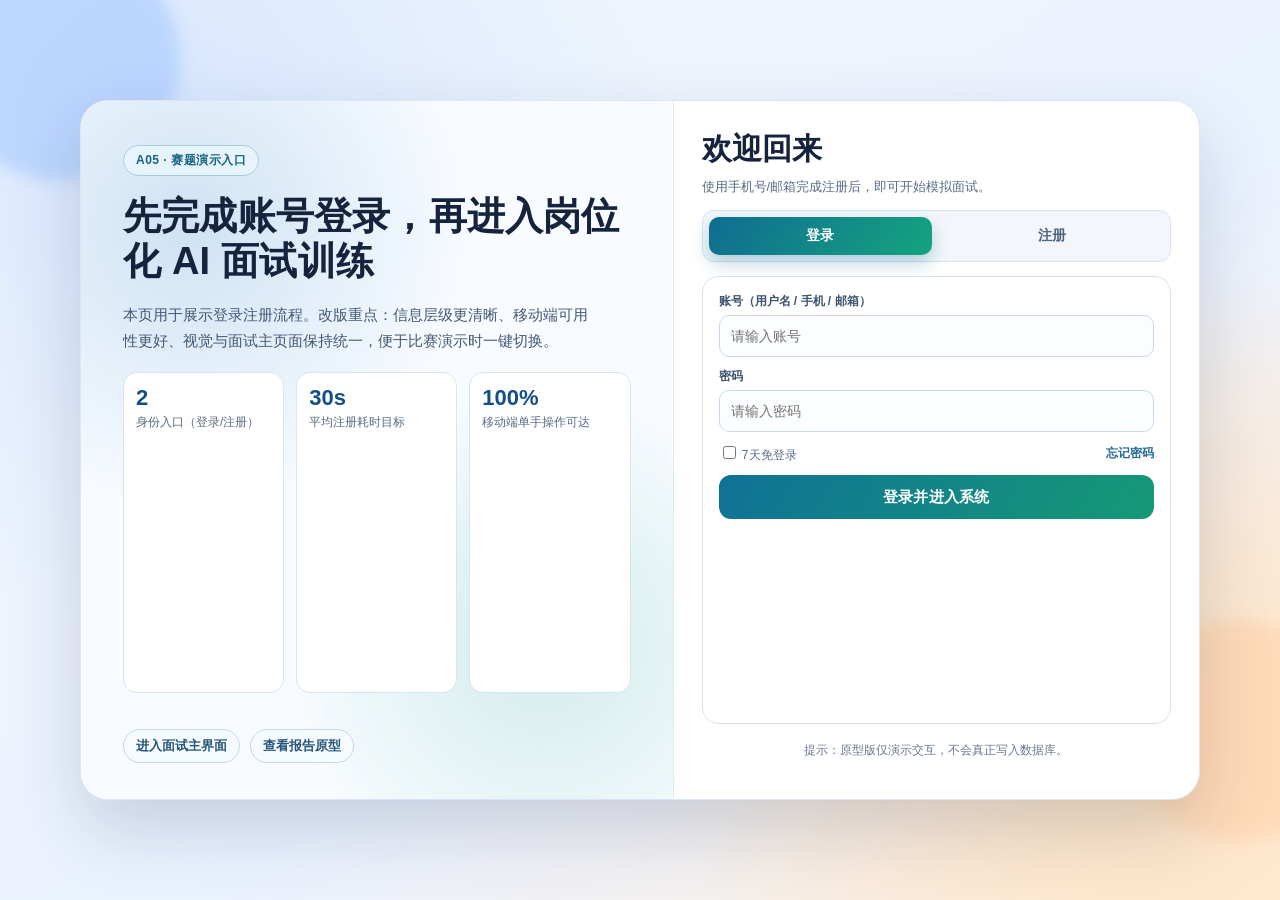
<file: auth-prototype.html>
<!DOCTYPE html>
<html lang="zh-CN">
<head>
  <meta charset="UTF-8" />
  <meta name="viewport" content="width=device-width, initial-scale=1.0" />
  <title>AI 面试教练 - 登录与注册原型 V2</title>
  <style>
    :root {
      --bg-0: #f2f7fb;
      --bg-1: #eaf2ff;
      --bg-2: #ffeedd;
      --card: #ffffff;
      --ink: #16233d;
      --sub: #5a6a85;
      --line: #d7e2f2;
      --primary: #0f6d91;
      --primary-2: #15a37f;
      --accent: #e98e3a;
      --danger: #cb405a;
      --ok: #1f8a68;
      --radius-xl: 28px;
      --radius-lg: 16px;
      --shadow: 0 30px 70px rgba(15, 38, 70, 0.17);
    }

    * { box-sizing: border-box; }

    html, body {
      margin: 0;
      min-height: 100%;
      color: var(--ink);
      font-family: "Source Han Sans SC", "PingFang SC", "Microsoft YaHei", sans-serif;
      background:
        radial-gradient(circle at 13% 15%, #d7e6ff 0, transparent 38%),
        radial-gradient(circle at 88% 80%, #ffe2c1 0, transparent 34%),
        linear-gradient(145deg, var(--bg-0), var(--bg-1) 58%, var(--bg-2));
      overflow-x: hidden;
    }

    .orb {
      position: fixed;
      border-radius: 999px;
      filter: blur(8px);
      opacity: 0.52;
      pointer-events: none;
      z-index: 0;
      animation: floatY 6s ease-in-out infinite;
    }

    .orb.a {
      width: 240px;
      height: 240px;
      background: #9dc4ff;
      top: -60px;
      left: -60px;
    }

    .orb.b {
      width: 220px;
      height: 220px;
      background: #ffd0a4;
      right: -70px;
      bottom: 60px;
      animation-delay: 1.8s;
    }

    @keyframes floatY {
      0%, 100% { transform: translateY(0); }
      50% { transform: translateY(-14px); }
    }

    .page {
      min-height: 100vh;
      padding: 24px;
      position: relative;
      z-index: 1;
      display: grid;
      place-items: center;
    }

    .shell {
      width: min(1120px, 100%);
      min-height: 700px;
      display: grid;
      grid-template-columns: 1.06fr 0.94fr;
      border-radius: var(--radius-xl);
      border: 1px solid #dbe6f5;
      overflow: hidden;
      background: var(--card);
      box-shadow: var(--shadow);
    }

    .left {
      padding: 44px 42px 36px;
      background:
        radial-gradient(circle at 18% 18%, rgba(40, 130, 198, 0.2) 0, transparent 38%),
        radial-gradient(circle at 78% 78%, rgba(30, 170, 133, 0.18) 0, transparent 36%),
        #f8fbff;
      border-right: 1px solid #e0ebf8;
      display: grid;
      grid-template-rows: auto auto auto 1fr auto;
      gap: 18px;
      animation: rise 0.7s ease;
    }

    .kicker {
      width: fit-content;
      font-size: 12px;
      font-weight: 700;
      letter-spacing: 0.5px;
      color: #166386;
      border: 1px solid #a9cbe3;
      border-radius: 999px;
      background: #e7f4fb;
      padding: 6px 12px;
    }

    .left h1 {
      margin: 0;
      font-size: 38px;
      line-height: 1.18;
      letter-spacing: 0.2px;
    }

    .left p {
      margin: 0;
      font-size: 15px;
      line-height: 1.75;
      color: #425876;
      max-width: 470px;
    }

    .metrics {
      display: grid;
      grid-template-columns: repeat(3, minmax(0, 1fr));
      gap: 12px;
    }

    .metric {
      border: 1px solid #d7e4f3;
      background: #fff;
      border-radius: 14px;
      padding: 12px;
      transform: translateY(10px);
      opacity: 0;
      animation: rise 0.55s ease forwards;
    }

    .metric:nth-child(2) { animation-delay: 0.08s; }
    .metric:nth-child(3) { animation-delay: 0.16s; }

    .metric strong {
      display: block;
      font-size: 22px;
      color: #124f88;
    }

    .metric span {
      display: block;
      margin-top: 3px;
      color: var(--sub);
      font-size: 12px;
    }

    .jump-links {
      display: flex;
      flex-wrap: wrap;
      gap: 10px;
      align-items: center;
    }

    .jump-links a {
      text-decoration: none;
      border: 1px solid #c7d7ea;
      border-radius: 999px;
      color: #25567a;
      background: #f5fbff;
      font-size: 13px;
      font-weight: 700;
      padding: 7px 12px;
    }

    .right {
      padding: 28px;
      display: grid;
      grid-template-rows: auto auto 1fr auto;
      gap: 14px;
      animation: rise 0.7s ease;
    }

    .head h2 {
      margin: 0;
      font-size: 30px;
    }

    .head p {
      margin: 8px 0 0;
      color: var(--sub);
      font-size: 13px;
    }

    .tabs {
      padding: 6px;
      border-radius: 12px;
      border: 1px solid var(--line);
      background: #f3f7fb;
      display: grid;
      grid-template-columns: 1fr 1fr;
      gap: 8px;
    }

    .tabs button {
      border: 0;
      border-radius: 10px;
      height: 38px;
      font-size: 14px;
      font-weight: 700;
      color: #4e617f;
      background: transparent;
      cursor: pointer;
      transition: 0.2s ease;
    }

    .tabs button.active {
      color: #fff;
      background: linear-gradient(120deg, var(--primary), var(--primary-2));
      box-shadow: 0 8px 18px rgba(17, 106, 143, 0.29);
    }

    .form-box {
      border-radius: var(--radius-lg);
      border: 1px solid var(--line);
      background: #fff;
      padding: 16px;
      min-height: 0;
      overflow: auto;
    }

    form {
      display: none;
      gap: 11px;
      align-content: start;
    }

    form.active { display: grid; }

    .row {
      display: grid;
      grid-template-columns: 1fr 1fr;
      gap: 10px;
    }

    .field {
      display: grid;
      gap: 5px;
    }

    .field label {
      font-size: 12px;
      font-weight: 700;
      color: #3d5370;
    }

    .field input {
      height: 42px;
      border: 1px solid #c8d8eb;
      border-radius: 10px;
      font-size: 14px;
      padding: 0 11px;
      color: #17304d;
      background: #fbfdff;
      outline: none;
      transition: 0.18s ease;
    }

    .field input:focus {
      border-color: #56a7cb;
      box-shadow: 0 0 0 3px rgba(57, 154, 198, 0.16);
    }

    .meta {
      display: flex;
      justify-content: space-between;
      align-items: center;
      gap: 8px;
      font-size: 12px;
      color: var(--sub);
    }

    .meta a {
      color: #226b95;
      text-decoration: none;
      font-weight: 700;
    }

    .meta a:hover { text-decoration: underline; }

    .agree {
      display: flex;
      gap: 8px;
      align-items: flex-start;
      font-size: 12px;
      color: var(--sub);
      line-height: 1.5;
    }

    .agree input {
      margin-top: 2px;
      accent-color: #188868;
    }

    .action {
      border: 0;
      border-radius: 12px;
      height: 44px;
      color: #fff;
      font-size: 15px;
      font-weight: 700;
      letter-spacing: 0.2px;
      cursor: pointer;
      background: linear-gradient(120deg, #0f7296, #169976);
      transition: transform 0.16s ease, box-shadow 0.16s ease;
    }

    .action:hover {
      transform: translateY(-1px);
      box-shadow: 0 10px 22px rgba(18, 126, 141, 0.25);
    }

    .hint {
      margin-top: 3px;
      min-height: 18px;
      font-size: 12px;
      color: var(--danger);
    }

    .toast {
      border-radius: 12px;
      padding: 10px 12px;
      font-size: 13px;
      display: none;
      animation: rise 0.32s ease;
    }

    .toast.show { display: block; }

    .toast.ok {
      border: 1px solid #9dd7bd;
      background: #effcf5;
      color: var(--ok);
    }

    .toast.error {
      border: 1px solid #f0b1be;
      background: #fff3f6;
      color: var(--danger);
    }

    .foot-note {
      margin-top: 4px;
      font-size: 12px;
      color: #6a7892;
      text-align: center;
    }

    @keyframes rise {
      from { opacity: 0; transform: translateY(14px); }
      to { opacity: 1; transform: translateY(0); }
    }

    @media (max-width: 980px) {
      .shell {
        grid-template-columns: 1fr;
        min-height: auto;
      }

      .left {
        border-right: 0;
        border-bottom: 1px solid #e0ebf8;
      }

      .metrics { grid-template-columns: 1fr 1fr 1fr; }
    }

    @media (max-width: 640px) {
      .page { padding: 12px; }

      .left,
      .right { padding: 20px 16px; }

      .left h1 { font-size: 30px; }

      .row,
      .metrics { grid-template-columns: 1fr; }
    }
  </style>
</head>
<body>
  <div class="orb a"></div>
  <div class="orb b"></div>

  <main class="page">
    <section class="shell">
      <aside class="left">
        <span class="kicker">A05 · 赛题演示入口</span>
        <h1>先完成账号登录，再进入岗位化 AI 面试训练</h1>
        <p>
          本页用于展示登录注册流程。改版重点：信息层级更清晰、移动端可用性更好、视觉与面试主页面保持统一，便于比赛演示时一键切换。
        </p>
        <div class="metrics">
          <article class="metric">
            <strong>2</strong>
            <span>身份入口（登录/注册）</span>
          </article>
          <article class="metric">
            <strong>30s</strong>
            <span>平均注册耗时目标</span>
          </article>
          <article class="metric">
            <strong>100%</strong>
            <span>移动端单手操作可达</span>
          </article>
        </div>
        <div></div>
        <nav class="jump-links">
          <a href="./ui-prototype.html">进入面试主界面</a>
          <a href="./report-prototype.html">查看报告原型</a>
        </nav>
      </aside>

      <section class="right">
        <header class="head">
          <h2>欢迎回来</h2>
          <p>使用手机号/邮箱完成注册后，即可开始模拟面试。</p>
        </header>

        <div class="tabs">
          <button id="tabLogin" class="active" type="button">登录</button>
          <button id="tabRegister" type="button">注册</button>
        </div>

        <div class="form-box">
          <form id="loginForm" class="active">
            <div class="field">
              <label for="loginAccount">账号（用户名 / 手机 / 邮箱）</label>
              <input id="loginAccount" placeholder="请输入账号" />
            </div>
            <div class="field">
              <label for="loginPassword">密码</label>
              <input id="loginPassword" type="password" placeholder="请输入密码" />
            </div>
            <div class="meta">
              <label><input type="checkbox" id="rememberMe" /> 7天免登录</label>
              <a href="#" onclick="return false;">忘记密码</a>
            </div>
            <button class="action" type="submit">登录并进入系统</button>
            <p class="hint" id="loginHint"></p>
            <div class="toast" id="loginToast"></div>
          </form>

          <form id="registerForm">
            <div class="row">
              <div class="field">
                <label for="regUsername">用户名</label>
                <input id="regUsername" placeholder="例如：alice" />
              </div>
              <div class="field">
                <label for="regPhone">手机号</label>
                <input id="regPhone" placeholder="11位手机号" />
              </div>
            </div>
            <div class="field">
              <label for="regEmail">邮箱</label>
              <input id="regEmail" placeholder="name@example.com" />
            </div>
            <div class="row">
              <div class="field">
                <label for="regPwd">密码</label>
                <input id="regPwd" type="password" placeholder="至少8位" />
              </div>
              <div class="field">
                <label for="regPwd2">确认密码</label>
                <input id="regPwd2" type="password" placeholder="再次输入密码" />
              </div>
            </div>
            <label class="agree">
              <input type="checkbox" id="regAgree" />
              <span>我已阅读并同意《用户协议》《隐私政策》，并授权平台保存本次训练数据用于能力评估。</span>
            </label>
            <button class="action" type="submit">创建账号</button>
            <p class="hint" id="regHint"></p>
            <div class="toast" id="registerToast"></div>
          </form>
        </div>

        <p class="foot-note">提示：原型版仅演示交互，不会真正写入数据库。</p>
      </section>
    </section>
  </main>

  <script>
    const tabLogin = document.getElementById("tabLogin");
    const tabRegister = document.getElementById("tabRegister");
    const loginForm = document.getElementById("loginForm");
    const registerForm = document.getElementById("registerForm");

    const loginHint = document.getElementById("loginHint");
    const regHint = document.getElementById("regHint");
    const loginToast = document.getElementById("loginToast");
    const registerToast = document.getElementById("registerToast");

    function switchTab(type) {
      const isLogin = type === "login";
      tabLogin.classList.toggle("active", isLogin);
      tabRegister.classList.toggle("active", !isLogin);
      loginForm.classList.toggle("active", isLogin);
      registerForm.classList.toggle("active", !isLogin);
      loginHint.textContent = "";
      regHint.textContent = "";
      hideToast(loginToast);
      hideToast(registerToast);
    }

    function showToast(el, type, text) {
      el.className = `toast show ${type}`;
      el.textContent = text;
      setTimeout(() => hideToast(el), 2200);
    }

    function hideToast(el) {
      el.className = "toast";
      el.textContent = "";
    }

    tabLogin.addEventListener("click", () => switchTab("login"));
    tabRegister.addEventListener("click", () => switchTab("register"));

    loginForm.addEventListener("submit", (e) => {
      e.preventDefault();
      const account = document.getElementById("loginAccount").value.trim();
      const password = document.getElementById("loginPassword").value.trim();

      if (!account || !password) {
        loginHint.textContent = "请先填写账号和密码。";
        return;
      }

      loginHint.textContent = "";
      showToast(loginToast, "ok", "登录校验通过（原型），可跳转面试主页。",);
    });

    registerForm.addEventListener("submit", (e) => {
      e.preventDefault();

      const username = document.getElementById("regUsername").value.trim();
      const phone = document.getElementById("regPhone").value.trim();
      const email = document.getElementById("regEmail").value.trim();
      const pwd = document.getElementById("regPwd").value;
      const pwd2 = document.getElementById("regPwd2").value;
      const agree = document.getElementById("regAgree").checked;

      if (!username || !phone || !email || !pwd || !pwd2) {
        regHint.textContent = "请完整填写注册信息。";
        return;
      }

      if (!/^1[3-9]\d{9}$/.test(phone)) {
        regHint.textContent = "手机号格式不正确。";
        return;
      }

      if (!/^\S+@\S+\.\S+$/.test(email)) {
        regHint.textContent = "邮箱格式不正确。";
        return;
      }

      if (pwd.length < 8) {
        regHint.textContent = "密码至少8位。";
        return;
      }

      if (pwd !== pwd2) {
        regHint.textContent = "两次输入的密码不一致。";
        return;
      }

      if (!agree) {
        regHint.textContent = "请先勾选用户协议与隐私政策。";
        return;
      }

      regHint.textContent = "";
      showToast(registerToast, "ok", "注册成功（原型），请切换到登录页。");
    });
  </script>
</body>
</html>
</file>
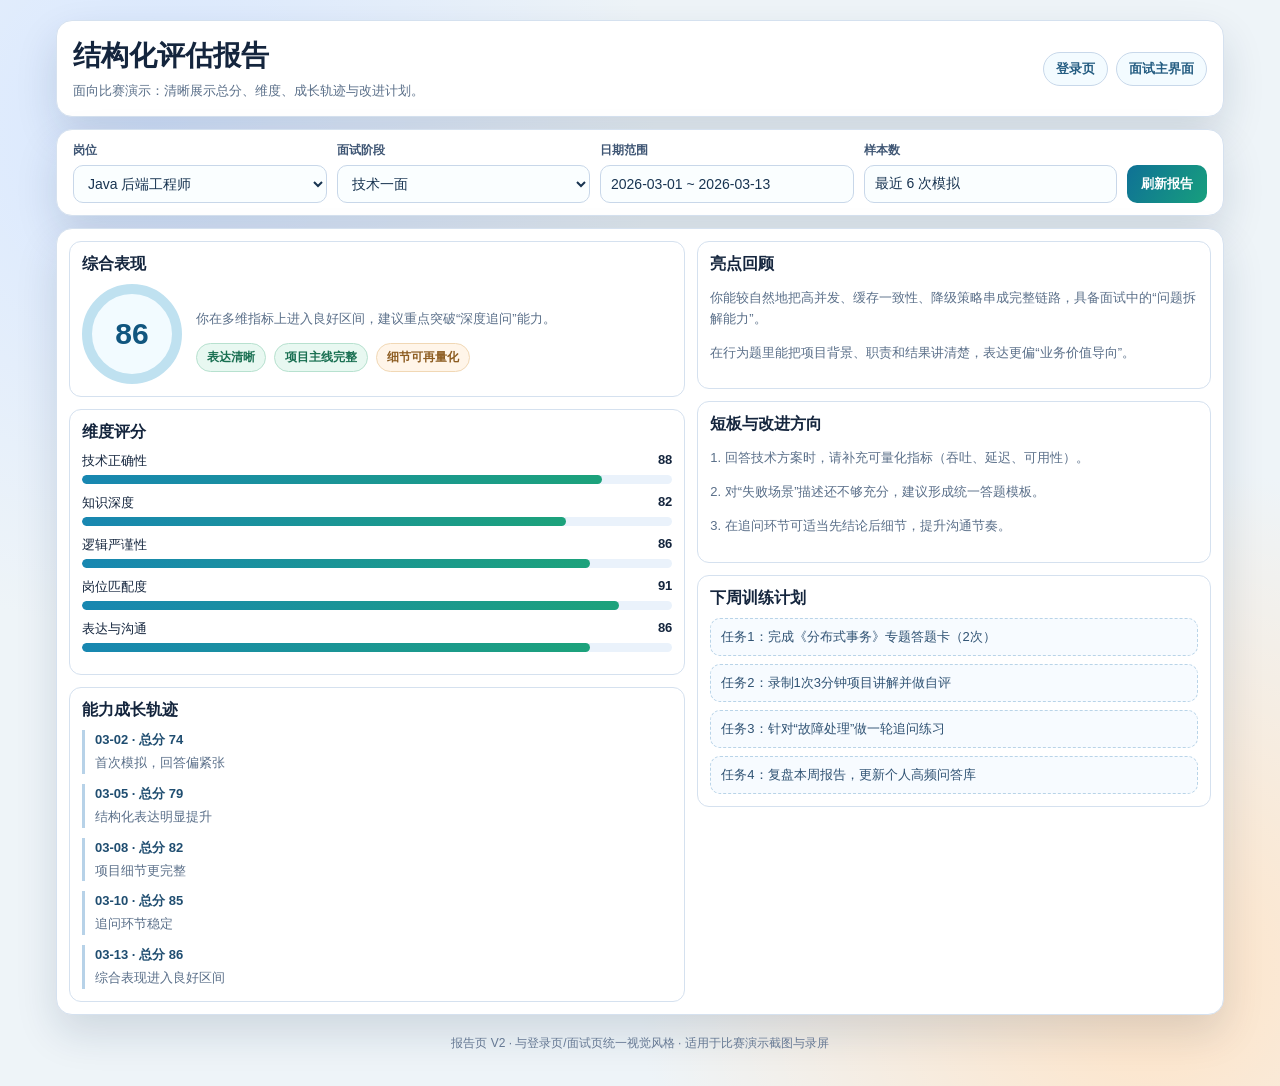
<file: report-prototype.html>
<!DOCTYPE html>
<html lang="zh-CN">
<head>
  <meta charset="UTF-8" />
  <meta name="viewport" content="width=device-width, initial-scale=1.0" />
  <title>AI 模拟面试教练 - 报告原型 V2</title>
  <style>
    :root {
      --bg: #eef4f8;
      --card: #ffffff;
      --line: #d5e1ef;
      --ink: #14253d;
      --sub: #5a6f89;
      --primary: #0f7196;
      --primary-2: #179f7d;
      --warn: #df8a3f;
      --ok: #1f8a68;
      --danger: #c84a5f;
      --radius: 16px;
      --shadow: 0 18px 42px rgba(16, 45, 77, 0.14);
    }

    * { box-sizing: border-box; }

    body {
      margin: 0;
      font-family: "Source Han Sans SC", "PingFang SC", "Microsoft YaHei", sans-serif;
      color: var(--ink);
      background:
        radial-gradient(circle at 12% 12%, #d8e7ff 0, transparent 34%),
        radial-gradient(circle at 90% 90%, #ffe4c7 0, transparent 34%),
        var(--bg);
    }

    .wrap {
      max-width: 1200px;
      margin: 0 auto;
      min-height: 100vh;
      padding: 20px 16px;
      display: grid;
      grid-template-rows: auto auto 1fr;
      gap: 12px;
    }

    .panel {
      border: 1px solid var(--line);
      border-radius: var(--radius);
      background: var(--card);
      box-shadow: var(--shadow);
      min-height: 0;
    }

    .head {
      padding: 16px;
      display: flex;
      justify-content: space-between;
      gap: 10px;
      flex-wrap: wrap;
      align-items: center;
    }

    .head h1 {
      margin: 0;
      font-size: 28px;
    }

    .head p {
      margin: 7px 0 0;
      color: var(--sub);
      font-size: 13px;
    }

    .links {
      display: flex;
      gap: 8px;
      flex-wrap: wrap;
    }

    .links a {
      text-decoration: none;
      border: 1px solid #c8d8ea;
      color: #255d82;
      border-radius: 999px;
      padding: 7px 12px;
      font-size: 13px;
      font-weight: 700;
      background: #f3fbff;
    }

    .filters {
      padding: 12px 16px;
      display: grid;
      grid-template-columns: repeat(4, minmax(0, 1fr)) auto;
      gap: 10px;
      align-items: end;
    }

    .field {
      display: grid;
      gap: 6px;
    }

    .field label {
      font-size: 12px;
      color: #3f5674;
      font-weight: 700;
    }

    .field select,
    .field input {
      height: 38px;
      border: 1px solid #c8d7e9;
      border-radius: 10px;
      background: #fafeff;
      font-size: 14px;
      color: #183451;
      padding: 0 10px;
    }

    .btn-refresh {
      height: 38px;
      border: 0;
      border-radius: 10px;
      color: #fff;
      font-weight: 700;
      font-size: 13px;
      padding: 0 14px;
      cursor: pointer;
      background: linear-gradient(120deg, var(--primary), var(--primary-2));
    }

    .content {
      padding: 12px;
      display: grid;
      grid-template-columns: 1.2fr 1fr;
      gap: 12px;
      min-height: 0;
    }

    .column {
      display: grid;
      gap: 12px;
      align-content: start;
      min-height: 0;
    }

    .card {
      border: 1px solid var(--line);
      border-radius: 12px;
      background: #fff;
      padding: 12px;
      animation: rise 0.4s ease;
    }

    .card h3 {
      margin: 0 0 9px;
      font-size: 16px;
    }

    .overall {
      display: grid;
      grid-template-columns: auto 1fr;
      gap: 14px;
      align-items: center;
    }

    .ring {
      width: 100px;
      height: 100px;
      border-radius: 50%;
      border: 10px solid #bfe1f0;
      background: #f2fbff;
      color: #11567f;
      display: grid;
      place-items: center;
      font-weight: 800;
      font-size: 30px;
    }

    .sub-line {
      color: var(--sub);
      font-size: 13px;
      line-height: 1.6;
    }

    .metric {
      margin-bottom: 10px;
    }

    .metric-title {
      display: flex;
      justify-content: space-between;
      font-size: 13px;
      margin-bottom: 5px;
    }

    .bar {
      height: 9px;
      border-radius: 999px;
      background: #eaf2fb;
      overflow: hidden;
    }

    .bar i {
      display: block;
      height: 100%;
      width: 0;
      border-radius: 999px;
      background: linear-gradient(90deg, #1887b1, #1ca27b);
      transition: width 0.45s ease;
    }

    .tags {
      margin-top: 8px;
      display: flex;
      flex-wrap: wrap;
      gap: 8px;
    }

    .tag {
      border-radius: 999px;
      font-size: 12px;
      font-weight: 700;
      padding: 5px 10px;
    }

    .tag.ok { background: #e8f8f1; color: #186f51; border: 1px solid #b7e1cf; }
    .tag.warn { background: #fff5e9; color: #8d5d22; border: 1px solid #f1d8b5; }
    .tag.bad { background: #fff1f4; color: #8e3345; border: 1px solid #efbdc8; }

    .timeline {
      display: grid;
      gap: 10px;
    }

    .node {
      border-left: 3px solid #b7d2e8;
      padding-left: 10px;
    }

    .node strong {
      font-size: 13px;
      color: #1f4d70;
    }

    .node p {
      margin: 4px 0 0;
      font-size: 13px;
      color: var(--sub);
      line-height: 1.6;
    }

    .plan {
      display: grid;
      gap: 8px;
    }

    .todo {
      border: 1px dashed #b9d4e8;
      border-radius: 10px;
      background: #f7fbff;
      padding: 9px 10px;
      font-size: 13px;
      color: #2f5273;
    }

    .footer {
      text-align: center;
      padding: 8px 12px 14px;
      font-size: 12px;
      color: #657893;
    }

    @keyframes rise {
      from { opacity: 0; transform: translateY(10px); }
      to { opacity: 1; transform: translateY(0); }
    }

    @media (max-width: 980px) {
      .filters {
        grid-template-columns: 1fr 1fr;
      }

      .content {
        grid-template-columns: 1fr;
      }
    }

    @media (max-width: 620px) {
      .head h1 { font-size: 24px; }
      .overall { grid-template-columns: 1fr; }
      .ring { margin: 0 auto; }
    }
  </style>
</head>
<body>
  <main class="wrap">
    <header class="head panel">
      <div>
        <h1>结构化评估报告</h1>
        <p>面向比赛演示：清晰展示总分、维度、成长轨迹与改进计划。</p>
      </div>
      <nav class="links">
        <a href="./auth-prototype.html">登录页</a>
        <a href="./ui-prototype.html">面试主界面</a>
      </nav>
    </header>

    <section class="filters panel">
      <div class="field">
        <label>岗位</label>
        <select id="roleSel">
          <option>Java 后端工程师</option>
          <option>Web 前端工程师</option>
          <option>测试开发工程师</option>
        </select>
      </div>
      <div class="field">
        <label>面试阶段</label>
        <select id="stageSel">
          <option>技术一面</option>
          <option>综合二面</option>
          <option>HR面</option>
        </select>
      </div>
      <div class="field">
        <label>日期范围</label>
        <input id="dateRange" type="text" value="2026-03-01 ~ 2026-03-13" />
      </div>
      <div class="field">
        <label>样本数</label>
        <input id="sampleCount" type="text" value="最近 6 次模拟" />
      </div>
      <button class="btn-refresh" id="refreshBtn" type="button">刷新报告</button>
    </section>

    <section class="content panel">
      <div class="column">
        <article class="card">
          <h3>综合表现</h3>
          <div class="overall">
            <div class="ring" id="totalScore">86</div>
            <div>
              <p class="sub-line" id="summaryText">你在技术正确性和表达结构上表现稳定，已经具备较强的一面通过潜力。</p>
              <div class="tags">
                <span class="tag ok">表达清晰</span>
                <span class="tag ok">项目主线完整</span>
                <span class="tag warn">细节可再量化</span>
              </div>
            </div>
          </div>
        </article>

        <article class="card">
          <h3>维度评分</h3>
          <div class="metric">
            <div class="metric-title"><span>技术正确性</span><strong id="m1">88</strong></div>
            <div class="bar"><i id="b1"></i></div>
          </div>
          <div class="metric">
            <div class="metric-title"><span>知识深度</span><strong id="m2">79</strong></div>
            <div class="bar"><i id="b2"></i></div>
          </div>
          <div class="metric">
            <div class="metric-title"><span>逻辑严谨性</span><strong id="m3">84</strong></div>
            <div class="bar"><i id="b3"></i></div>
          </div>
          <div class="metric">
            <div class="metric-title"><span>岗位匹配度</span><strong id="m4">90</strong></div>
            <div class="bar"><i id="b4"></i></div>
          </div>
          <div class="metric">
            <div class="metric-title"><span>表达与沟通</span><strong id="m5">87</strong></div>
            <div class="bar"><i id="b5"></i></div>
          </div>
        </article>

        <article class="card">
          <h3>能力成长轨迹</h3>
          <div class="timeline" id="timeline"></div>
        </article>
      </div>

      <div class="column">
        <article class="card">
          <h3>亮点回顾</h3>
          <p class="sub-line">你能较自然地把高并发、缓存一致性、降级策略串成完整链路，具备面试中的“问题拆解能力”。</p>
          <p class="sub-line">在行为题里能把项目背景、职责和结果讲清楚，表达更偏“业务价值导向”。</p>
        </article>

        <article class="card">
          <h3>短板与改进方向</h3>
          <p class="sub-line">1. 回答技术方案时，请补充可量化指标（吞吐、延迟、可用性）。</p>
          <p class="sub-line">2. 对“失败场景”描述还不够充分，建议形成统一答题模板。</p>
          <p class="sub-line">3. 在追问环节可适当先结论后细节，提升沟通节奏。</p>
        </article>

        <article class="card">
          <h3>下周训练计划</h3>
          <div class="plan">
            <div class="todo">任务1：完成《分布式事务》专题答题卡（2次）</div>
            <div class="todo">任务2：录制1次3分钟项目讲解并做自评</div>
            <div class="todo">任务3：针对“故障处理”做一轮追问练习</div>
            <div class="todo">任务4：复盘本周报告，更新个人高频问答库</div>
          </div>
        </article>
      </div>
    </section>

    <footer class="footer">报告页 V2 · 与登录页/面试页统一视觉风格 · 适用于比赛演示截图与录屏</footer>
  </main>

  <script>
    const b1 = document.getElementById("b1");
    const b2 = document.getElementById("b2");
    const b3 = document.getElementById("b3");
    const b4 = document.getElementById("b4");
    const b5 = document.getElementById("b5");
    const totalScore = document.getElementById("totalScore");
    const summaryText = document.getElementById("summaryText");
    const timeline = document.getElementById("timeline");
    const refreshBtn = document.getElementById("refreshBtn");

    const growth = [
      { date: "03-02", score: 74, note: "首次模拟，回答偏紧张" },
      { date: "03-05", score: 79, note: "结构化表达明显提升" },
      { date: "03-08", score: 82, note: "项目细节更完整" },
      { date: "03-10", score: 85, note: "追问环节稳定" },
      { date: "03-13", score: 86, note: "综合表现进入良好区间" }
    ];

    function renderGrowth() {
      timeline.innerHTML = "";
      growth.forEach(item => {
        const node = document.createElement("article");
        node.className = "node";
        node.innerHTML = `<strong>${item.date} · 总分 ${item.score}</strong><p>${item.note}</p>`;
        timeline.appendChild(node);
      });
    }

    function fillBars(scores) {
      [b1, b2, b3, b4, b5].forEach((bar, i) => {
        bar.style.width = scores[i] + "%";
      });
    }

    function rerenderReport() {
      const base = 78 + Math.floor(Math.random() * 12);
      const s1 = Math.min(95, base + Math.floor(Math.random() * 6));
      const s2 = Math.max(70, base - Math.floor(Math.random() * 8));
      const s3 = Math.min(94, base + Math.floor(Math.random() * 4));
      const s4 = Math.min(96, base + Math.floor(Math.random() * 7));
      const s5 = Math.min(93, base + Math.floor(Math.random() * 5));

      totalScore.textContent = String(base);
      document.getElementById("m1").textContent = s1;
      document.getElementById("m2").textContent = s2;
      document.getElementById("m3").textContent = s3;
      document.getElementById("m4").textContent = s4;
      document.getElementById("m5").textContent = s5;
      fillBars([s1, s2, s3, s4, s5]);

      summaryText.textContent = base >= 85
        ? "你在多维指标上进入良好区间，建议重点突破“深度追问”能力。"
        : "当前基础已具备，建议优先提升表达结构与技术细节的量化能力。";
    }

    renderGrowth();
    rerenderReport();
    refreshBtn.addEventListener("click", rerenderReport);
  </script>
</body>
</html>
</file>
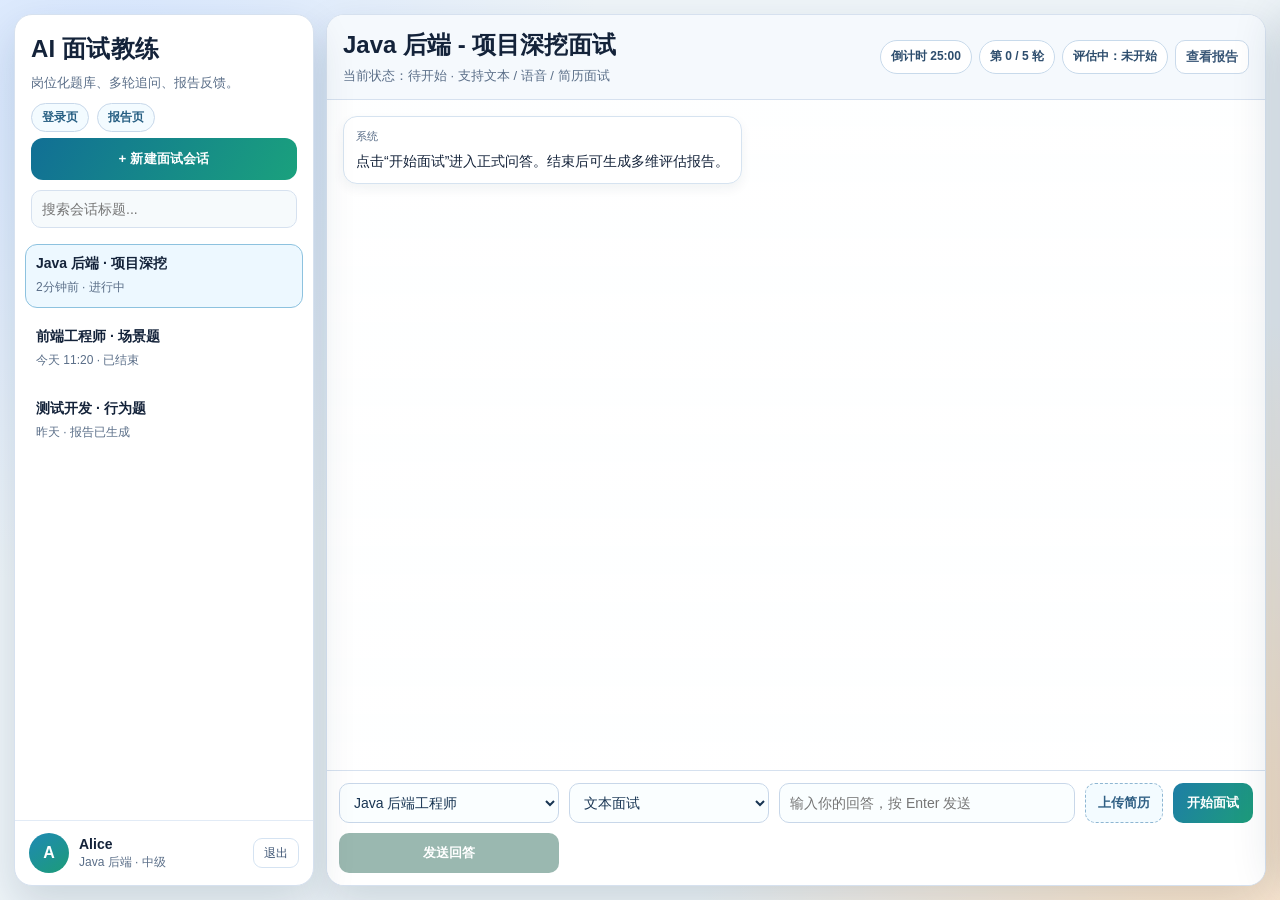
<file: ui-prototype.html>
<!DOCTYPE html>
<html lang="zh-CN">
<head>
  <meta charset="UTF-8" />
  <meta name="viewport" content="width=device-width, initial-scale=1.0" />
  <title>AI 模拟面试教练 - 主界面原型 V2</title>
  <style>
    :root {
      --bg: #eef4f8;
      --bg-soft: #f6fafc;
      --card: #ffffff;
      --line: #d6e1ef;
      --ink: #14233a;
      --sub: #5a6e88;
      --primary: #116f95;
      --primary-2: #1aa17d;
      --accent: #e58a3c;
      --danger: #ce4a5f;
      --ok: #218865;
      --radius-xl: 18px;
      --radius-lg: 14px;
      --shadow: 0 18px 42px rgba(16, 44, 76, 0.15);
    }

    * { box-sizing: border-box; }

    html, body {
      margin: 0;
      height: 100%;
      font-family: "Source Han Sans SC", "PingFang SC", "Microsoft YaHei", sans-serif;
      color: var(--ink);
      background:
        radial-gradient(circle at 8% 10%, #d6e6ff 0, transparent 35%),
        radial-gradient(circle at 94% 92%, #ffe5c8 0, transparent 35%),
        var(--bg);
    }

    .app {
      height: 100vh;
      max-width: 1500px;
      margin: 0 auto;
      padding: 14px;
      display: grid;
      grid-template-columns: 300px minmax(0, 1fr);
      gap: 12px;
    }

    .panel {
      background: var(--card);
      border: 1px solid var(--line);
      border-radius: var(--radius-xl);
      box-shadow: var(--shadow);
      min-height: 0;
    }

    .sidebar {
      display: grid;
      grid-template-rows: auto auto auto 1fr auto;
      overflow: hidden;
      position: relative;
      animation: rise 0.55s ease;
    }

    .brand {
      padding: 18px 16px 6px;
    }

    .brand h1 {
      margin: 0;
      font-size: 24px;
      letter-spacing: 0.2px;
    }

    .brand p {
      margin: 8px 0 0;
      color: var(--sub);
      font-size: 13px;
      line-height: 1.55;
    }

    .quick-links {
      margin-top: 10px;
      display: flex;
      gap: 8px;
      flex-wrap: wrap;
    }

    .quick-links a {
      text-decoration: none;
      border: 1px solid #c8d8ea;
      color: #275f83;
      border-radius: 999px;
      font-size: 12px;
      padding: 5px 10px;
      background: #f3fbff;
      font-weight: 700;
    }

    .btn-new {
      margin: 0 16px 10px;
      border: 0;
      border-radius: 12px;
      height: 42px;
      color: #fff;
      background: linear-gradient(120deg, var(--primary), var(--primary-2));
      font-weight: 700;
      letter-spacing: 0.2px;
      cursor: pointer;
      transition: 0.18s ease;
    }

    .btn-new:hover { transform: translateY(-1px); }

    .search {
      margin: 0 16px 10px;
      border: 1px solid var(--line);
      border-radius: 10px;
      height: 38px;
      padding: 0 10px;
      font-size: 14px;
      color: #1a3a59;
      background: var(--bg-soft);
      outline: none;
    }

    .session-list {
      overflow: auto;
      padding: 6px 10px 14px;
      display: grid;
      gap: 9px;
      align-content: start;
    }

    .session-item {
      border: 1px solid transparent;
      border-radius: 12px;
      padding: 10px;
      background: #fff;
      cursor: pointer;
      transition: 0.16s ease;
    }

    .session-item:hover {
      border-color: #bdd2e8;
      transform: translateX(3px);
    }

    .session-item.active {
      border-color: #8dc2df;
      background: #edf8ff;
    }

    .session-item h4 {
      margin: 0;
      font-size: 14px;
    }

    .session-item p {
      margin: 6px 0 0;
      font-size: 12px;
      color: var(--sub);
      line-height: 1.45;
    }

    .user {
      border-top: 1px solid #e2ebf6;
      padding: 12px 14px;
      display: flex;
      align-items: center;
      gap: 10px;
    }

    .avatar {
      width: 40px;
      height: 40px;
      border-radius: 50%;
      display: grid;
      place-items: center;
      color: #fff;
      font-weight: 700;
      background: linear-gradient(145deg, #1f89b4, #1c9c78);
      flex-shrink: 0;
    }

    .user-meta {
      min-width: 0;
      flex: 1;
    }

    .user-meta strong {
      display: block;
      font-size: 14px;
    }

    .user-meta span {
      display: block;
      margin-top: 2px;
      color: var(--sub);
      font-size: 12px;
      white-space: nowrap;
      overflow: hidden;
      text-overflow: ellipsis;
    }

    .logout {
      border: 1px solid #d5e3f2;
      background: #fff;
      border-radius: 9px;
      font-size: 12px;
      color: #3d5473;
      cursor: pointer;
      height: 30px;
      padding: 0 10px;
    }

    .main {
      display: grid;
      grid-template-rows: auto 1fr auto;
      overflow: hidden;
      animation: rise 0.55s ease;
    }

    .top {
      border-bottom: 1px solid var(--line);
      background: #f5f9fd;
      padding: 14px 16px;
      display: grid;
      grid-template-columns: 1fr auto;
      gap: 10px;
      align-items: center;
    }

    .top h2 {
      margin: 0;
      font-size: 24px;
    }

    .top p {
      margin: 6px 0 0;
      font-size: 13px;
      color: var(--sub);
    }

    .chips {
      display: flex;
      flex-wrap: wrap;
      gap: 7px;
      justify-content: flex-end;
    }

    .chip {
      border: 1px solid #c8daeb;
      border-radius: 999px;
      background: #fff;
      color: #2d4d6d;
      font-size: 12px;
      font-weight: 700;
      padding: 7px 10px;
    }

    .chat {
      overflow: auto;
      padding: 16px;
      background:
        linear-gradient(0deg, rgba(255,255,255,0.95), rgba(255,255,255,0.95)),
        repeating-linear-gradient(
          0deg,
          #f8fbff,
          #f8fbff 28px,
          #f5f9fd 28px,
          #f5f9fd 56px
        );
      display: grid;
      align-content: start;
      gap: 12px;
    }

    .bubble {
      max-width: min(760px, 92%);
      border-radius: 14px;
      border: 1px solid #d6e3f0;
      padding: 10px 12px;
      line-height: 1.66;
      font-size: 14px;
      animation: rise 0.25s ease;
      box-shadow: 0 5px 12px rgba(20, 44, 70, 0.06);
    }

    .bubble.ai {
      background: #fff;
      justify-self: start;
    }

    .bubble.user {
      background: #e8f8f1;
      border-color: #b7dfcf;
      justify-self: end;
    }

    .bubble .meta {
      font-size: 11px;
      color: var(--sub);
      margin-bottom: 5px;
      display: block;
    }

    .composer {
      border-top: 1px solid var(--line);
      background: #fff;
      padding: 12px;
      display: grid;
      grid-template-columns: 220px 200px 1fr auto auto;
      gap: 10px;
      align-items: center;
    }

    .composer select,
    .composer input[type="text"] {
      height: 40px;
      border: 1px solid #c8d7e9;
      border-radius: 10px;
      background: #fafeff;
      color: #183553;
      padding: 0 10px;
      font-size: 14px;
      outline: none;
    }

    .composer input[type="file"] {
      display: none;
    }

    .upload {
      border: 1px dashed #8eb6d2;
      border-radius: 10px;
      background: #f3fbff;
      color: #2f5f84;
      font-size: 13px;
      font-weight: 700;
      height: 40px;
      display: inline-flex;
      align-items: center;
      justify-content: center;
      padding: 0 12px;
      cursor: pointer;
      white-space: nowrap;
    }

    .btn-send,
    .btn-start {
      border: 0;
      border-radius: 10px;
      color: #fff;
      font-size: 13px;
      font-weight: 700;
      height: 40px;
      padding: 0 14px;
      cursor: pointer;
      white-space: nowrap;
    }

    .btn-start { background: linear-gradient(120deg, #1e7ea6, #1d9d7a); }
    .btn-send { background: linear-gradient(120deg, #217d5f, #17a07a); }

    .btn-send:disabled {
      background: #9ab8b0;
      cursor: not-allowed;
    }

    .drawer {
      position: fixed;
      top: 14px;
      right: -460px;
      width: min(440px, calc(100vw - 26px));
      height: calc(100vh - 28px);
      border-radius: 18px;
      border: 1px solid #d4e2f0;
      background: #fff;
      box-shadow: -20px 0 48px rgba(16, 43, 70, 0.18);
      transition: right 0.26s ease;
      display: grid;
      grid-template-rows: auto 1fr;
      z-index: 99;
    }

    .drawer.open { right: 14px; }

    .drawer-head {
      padding: 14px;
      border-bottom: 1px solid #dce8f4;
      display: flex;
      justify-content: space-between;
      align-items: center;
      background: #f5fafe;
    }

    .drawer-head h3 {
      margin: 0;
      font-size: 20px;
    }

    .close {
      border: 1px solid #cadaeb;
      background: #fff;
      border-radius: 10px;
      height: 34px;
      padding: 0 10px;
      cursor: pointer;
      color: #3b5878;
      font-weight: 700;
    }

    .drawer-body {
      overflow: auto;
      padding: 14px;
      display: grid;
      gap: 12px;
      align-content: start;
    }

    .block {
      border: 1px solid #d7e4f1;
      border-radius: 12px;
      padding: 12px;
      background: #fff;
    }

    .block h4 {
      margin: 0 0 8px;
      font-size: 15px;
    }

    .score {
      display: flex;
      align-items: center;
      gap: 12px;
    }

    .score strong {
      width: 72px;
      height: 72px;
      border-radius: 50%;
      display: grid;
      place-items: center;
      font-size: 24px;
      color: #11557e;
      border: 7px solid #bfe2f1;
      background: #f2fbff;
    }

    .bar {
      height: 8px;
      border-radius: 999px;
      background: #e9f2fb;
      overflow: hidden;
      margin-top: 7px;
    }

    .bar i {
      display: block;
      height: 100%;
      width: 0;
      border-radius: 999px;
      background: linear-gradient(90deg, #1886b0, #1ca27c);
      transition: width 0.5s ease;
    }

    .tags {
      display: flex;
      gap: 7px;
      flex-wrap: wrap;
      margin-top: 8px;
    }

    .tag {
      border-radius: 999px;
      font-size: 12px;
      font-weight: 700;
      padding: 5px 10px;
    }

    .tag.good { color: #186d50; background: #e7f8f1; border: 1px solid #b7e1cf; }
    .tag.warn { color: #8a5b1f; background: #fff5e8; border: 1px solid #f0d6b1; }
    .tag.bad { color: #8c3344; background: #fff0f3; border: 1px solid #efbcc7; }

    .hint {
      font-size: 12px;
      color: var(--sub);
    }

    @keyframes rise {
      from { opacity: 0; transform: translateY(12px); }
      to { opacity: 1; transform: translateY(0); }
    }

    @media (max-width: 1180px) {
      .composer {
        grid-template-columns: 1fr 1fr;
      }

      .composer .grow {
        grid-column: 1 / -1;
      }
    }

    @media (max-width: 880px) {
      .app {
        grid-template-columns: 1fr;
        grid-template-rows: 270px minmax(0, 1fr);
      }

      .sidebar { grid-template-rows: auto auto auto 1fr auto; }

      .session-list { max-height: 118px; }

      .top {
        grid-template-columns: 1fr;
      }

      .chips { justify-content: flex-start; }

      .drawer {
        width: calc(100vw - 20px);
        right: -110vw;
        top: 10px;
        height: calc(100vh - 20px);
      }

      .drawer.open { right: 10px; }
    }
  </style>
</head>
<body>
  <main class="app" id="app">
    <aside class="sidebar panel">
      <div class="brand">
        <h1>AI 面试教练</h1>
        <p>岗位化题库、多轮追问、报告反馈。</p>
        <nav class="quick-links">
          <a href="./auth-prototype.html">登录页</a>
          <a href="./report-prototype.html">报告页</a>
        </nav>
      </div>

      <button class="btn-new" id="newSessionBtn" type="button">+ 新建面试会话</button>
      <input class="search" id="searchInput" placeholder="搜索会话标题..." />

      <div class="session-list" id="sessionList"></div>

      <div class="user">
        <div class="avatar" id="avatar">A</div>
        <div class="user-meta">
          <strong id="userName">Alice</strong>
          <span id="userRole">Java 后端 · 中级</span>
        </div>
        <button class="logout" type="button" id="logoutBtn">退出</button>
      </div>
    </aside>

    <section class="main panel">
      <header class="top">
        <div>
          <h2 id="title">Java 后端 - 项目深挖面试</h2>
          <p id="subtitle">当前状态：待开始 · 支持文本 / 语音 / 简历面试</p>
        </div>
        <div class="chips">
          <span class="chip" id="timer">倒计时 25:00</span>
          <span class="chip" id="round">第 0 / 5 轮</span>
          <span class="chip" id="eval">评估中：未开始</span>
          <button class="close" type="button" id="openReportBtn">查看报告</button>
        </div>
      </header>

      <section class="chat" id="chat"></section>

      <footer class="composer">
        <select id="roleSelect">
          <option>Java 后端工程师</option>
          <option>Web 前端工程师</option>
          <option>测试开发工程师</option>
        </select>

        <select id="modeSelect">
          <option value="TEXT">文本面试</option>
          <option value="VOICE">语音面试</option>
          <option value="RESUME">简历面试</option>
        </select>

        <input class="grow" id="input" type="text" placeholder="输入你的回答，按 Enter 发送" />

        <label class="upload" for="resumeFile">上传简历</label>
        <input id="resumeFile" type="file" accept=".pdf,.doc,.docx" />

        <button class="btn-start" type="button" id="startBtn">开始面试</button>
        <button class="btn-send" type="button" id="sendBtn" disabled>发送回答</button>
      </footer>
    </section>
  </main>

  <aside class="drawer" id="reportDrawer">
    <header class="drawer-head">
      <h3>面试评估报告</h3>
      <button class="close" id="closeDrawer" type="button">关闭</button>
    </header>
    <div class="drawer-body">
      <section class="block">
        <h4>总分</h4>
        <div class="score">
          <strong id="totalScore">84</strong>
          <div style="flex:1">
            <div class="hint">综合评级：良好（可冲击更高岗位）</div>
            <div class="bar"><i id="totalBar"></i></div>
          </div>
        </div>
      </section>

      <section class="block">
        <h4>维度明细</h4>
        <div class="hint">技术正确性</div>
        <div class="bar"><i style="--w:86%" data-width="86%"></i></div>
        <div class="hint">知识深度</div>
        <div class="bar"><i style="--w:78%" data-width="78%"></i></div>
        <div class="hint">表达逻辑</div>
        <div class="bar"><i style="--w:88%" data-width="88%"></i></div>
        <div class="tags">
          <span class="tag good">表达结构化</span>
          <span class="tag warn">细节可量化</span>
          <span class="tag bad">异常预案不足</span>
        </div>
      </section>

      <section class="block">
        <h4>改进建议</h4>
        <p class="hint">1. 回答项目问题时补充量化指标（QPS、耗时、成功率）。</p>
        <p class="hint">2. 对一致性方案增加反例和降级策略说明。</p>
        <p class="hint">3. 多使用 STAR 结构组织经历题回答。</p>
      </section>
    </div>
  </aside>

  <script>
    const sessionList = document.getElementById("sessionList");
    const searchInput = document.getElementById("searchInput");
    const chat = document.getElementById("chat");
    const input = document.getElementById("input");
    const sendBtn = document.getElementById("sendBtn");
    const startBtn = document.getElementById("startBtn");
    const timerEl = document.getElementById("timer");
    const roundEl = document.getElementById("round");
    const evalEl = document.getElementById("eval");
    const title = document.getElementById("title");
    const subtitle = document.getElementById("subtitle");
    const roleSelect = document.getElementById("roleSelect");
    const reportDrawer = document.getElementById("reportDrawer");
    const openReportBtn = document.getElementById("openReportBtn");
    const closeDrawer = document.getElementById("closeDrawer");
    const totalBar = document.getElementById("totalBar");
    const resumeFile = document.getElementById("resumeFile");

    let running = false;
    let remaining = 25 * 60;
    let timerRef = null;
    let round = 0;
    const maxRound = 5;

    const sessions = [
      { id: 1, title: "Java 后端 · 项目深挖", desc: "2分钟前 · 进行中" },
      { id: 2, title: "前端工程师 · 场景题", desc: "今天 11:20 · 已结束" },
      { id: 3, title: "测试开发 · 行为题", desc: "昨天 · 报告已生成" }
    ];

    function renderSessions(keyword = "") {
      sessionList.innerHTML = "";
      sessions
        .filter(s => s.title.toLowerCase().includes(keyword.toLowerCase()))
        .forEach((s, idx) => {
          const div = document.createElement("article");
          div.className = `session-item ${idx === 0 ? "active" : ""}`;
          div.innerHTML = `<h4>${s.title}</h4><p>${s.desc}</p>`;
          div.onclick = () => {
            title.textContent = s.title + " 面试";
            subtitle.textContent = "当前状态：载入历史记录（原型）";
            document.querySelectorAll(".session-item").forEach(el => el.classList.remove("active"));
            div.classList.add("active");
          };
          sessionList.appendChild(div);
        });
    }

    function appendBubble(type, label, text) {
      const b = document.createElement("article");
      b.className = `bubble ${type}`;
      b.innerHTML = `<span class="meta">${label}</span>${text}`;
      chat.appendChild(b);
      chat.scrollTop = chat.scrollHeight;
    }

    function tick() {
      remaining -= 1;
      const m = String(Math.floor(remaining / 60)).padStart(2, "0");
      const s = String(remaining % 60).padStart(2, "0");
      timerEl.textContent = `倒计时 ${m}:${s}`;
      if (remaining <= 0) {
        clearInterval(timerRef);
        running = false;
        sendBtn.disabled = true;
        evalEl.textContent = "评估中：生成报告";
        appendBubble("ai", "系统", "时间到，本次面试结束，报告已生成。");
        openDrawer();
      }
    }

    function startInterview() {
      if (running) return;
      running = true;
      remaining = 25 * 60;
      round = 1;
      timerEl.textContent = "倒计时 25:00";
      roundEl.textContent = `第 ${round} / ${maxRound} 轮`;
      evalEl.textContent = "评估中：进行中";
      sendBtn.disabled = false;
      chat.innerHTML = "";
      appendBubble("ai", "AI 面试官", `你好，我们开始 ${roleSelect.value} 的模拟面试。请先介绍你最近一个项目中的核心难题。`);
      timerRef = setInterval(tick, 1000);
    }

    function nextAiFollowup() {
      const pool = [
        "请具体说明你如何做性能压测，以及关键指标是什么？",
        "如果线上出现缓存和数据库不一致，你的补偿策略是什么？",
        "这个方案的边界条件和失败场景有哪些？",
        "如果团队资源不足，你会如何做优先级取舍？"
      ];
      return pool[Math.floor(Math.random() * pool.length)];
    }

    function sendAnswer() {
      if (!running) return;
      const text = input.value.trim();
      if (!text) return;
      appendBubble("user", "你", text);
      input.value = "";

      if (round < maxRound) {
        round += 1;
        roundEl.textContent = `第 ${round} / ${maxRound} 轮`;
        setTimeout(() => appendBubble("ai", "AI 面试官", nextAiFollowup()), 320);
      } else {
        running = false;
        clearInterval(timerRef);
        sendBtn.disabled = true;
        evalEl.textContent = "评估中：已完成";
        setTimeout(() => {
          appendBubble("ai", "AI 面试官", "本轮面试结束，已为你生成结构化评估报告。请查看右侧报告。")
          openDrawer();
        }, 320);
      }
    }

    function openDrawer() {
      reportDrawer.classList.add("open");
      totalBar.style.width = document.getElementById("totalScore").textContent + "%";
      document.querySelectorAll(".bar i[data-width]").forEach(i => {
        i.style.width = i.getAttribute("data-width");
      });
    }

    function closeReportDrawer() {
      reportDrawer.classList.remove("open");
    }

    document.getElementById("newSessionBtn").addEventListener("click", () => {
      title.textContent = roleSelect.value + " - 新会话";
      subtitle.textContent = "当前状态：新会话已创建，请点击开始面试";
      chat.innerHTML = "";
      roundEl.textContent = "第 0 / 5 轮";
      evalEl.textContent = "评估中：未开始";
      sendBtn.disabled = true;
      if (timerRef) clearInterval(timerRef);
      running = false;
      remaining = 25 * 60;
      timerEl.textContent = "倒计时 25:00";
    });

    searchInput.addEventListener("input", () => renderSessions(searchInput.value));
    startBtn.addEventListener("click", startInterview);
    sendBtn.addEventListener("click", sendAnswer);
    input.addEventListener("keydown", (e) => {
      if (e.key === "Enter") {
        e.preventDefault();
        sendAnswer();
      }
    });

    openReportBtn.addEventListener("click", openDrawer);
    closeDrawer.addEventListener("click", closeReportDrawer);

    resumeFile.addEventListener("change", () => {
      const file = resumeFile.files?.[0];
      if (!file) return;
      subtitle.textContent = `当前状态：已上传简历 ${file.name}（原型）`;
    });

    document.getElementById("logoutBtn").addEventListener("click", () => {
      document.getElementById("avatar").textContent = "?";
      document.getElementById("userName").textContent = "未登录";
      document.getElementById("userRole").textContent = "点击左上角进入登录页";
      subtitle.textContent = "当前状态：未登录（原型）";
    });

    renderSessions();
    appendBubble("ai", "系统", "点击“开始面试”进入正式问答。结束后可生成多维评估报告。");
  </script>
</body>
</html>
</file>
